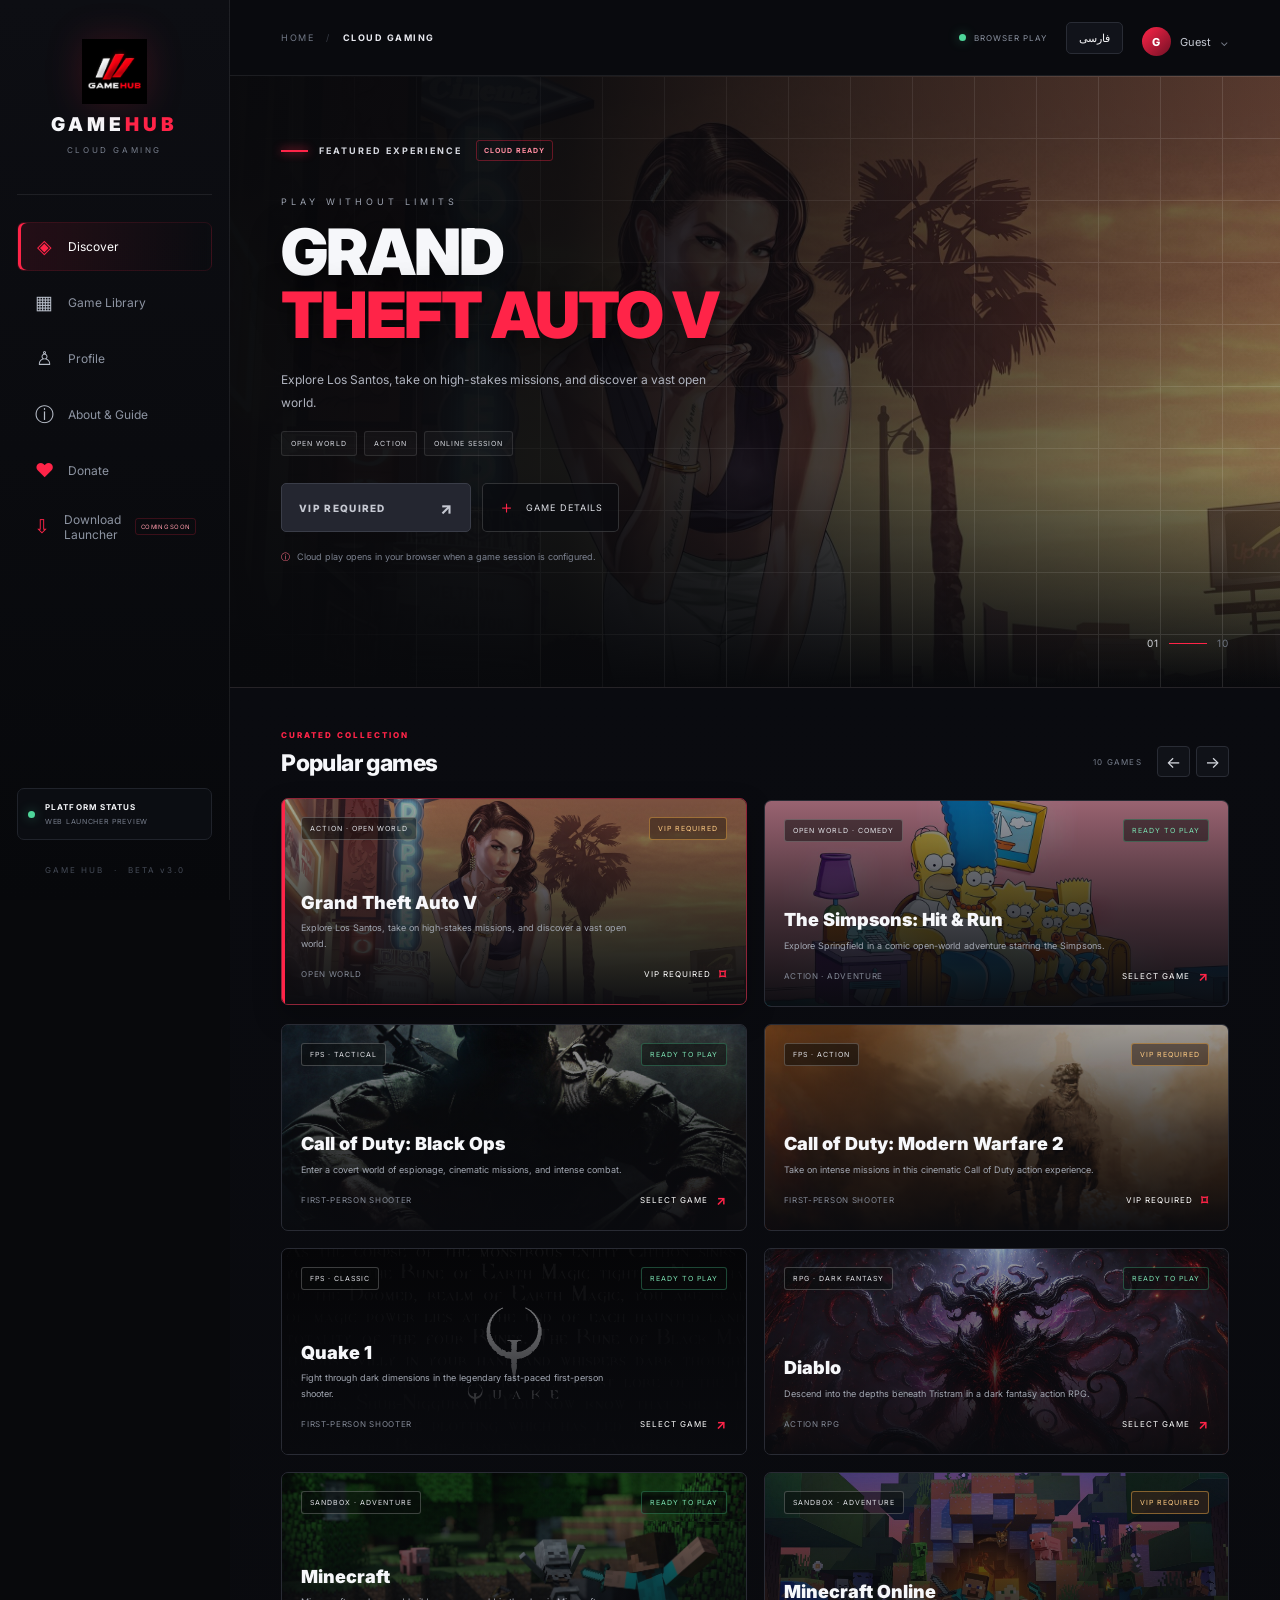
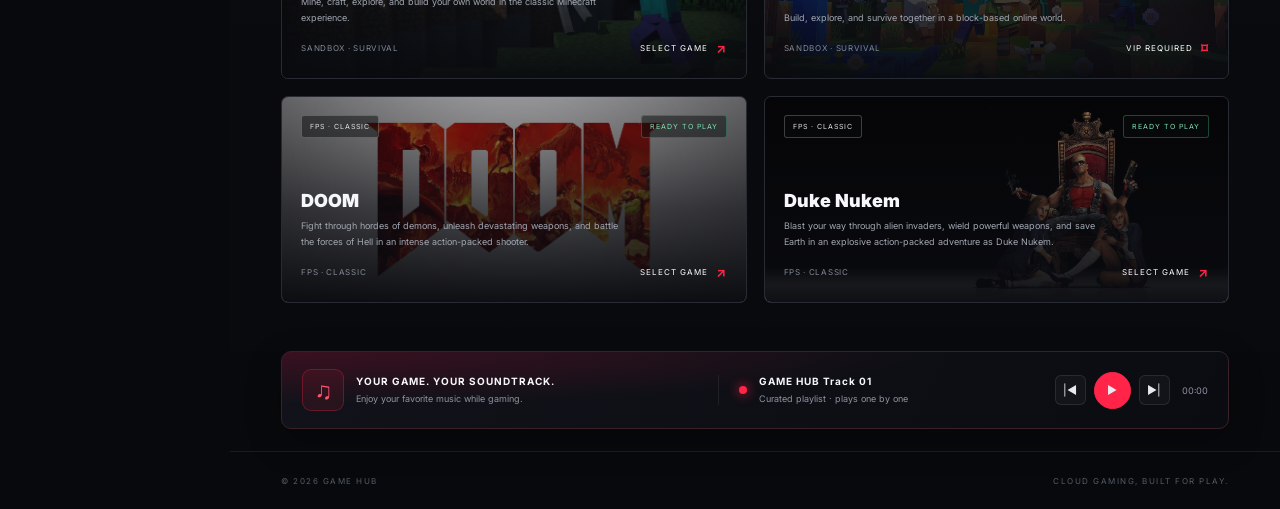
<file: index.html>
<!doctype html>
<html lang="en" dir="ltr">
<head>
  <meta charset="utf-8">
  <meta name="viewport" content="width=device-width, initial-scale=1">
  <title>GAME HUB — Cloud Gaming</title>
  <meta name="description" content="GAME HUB is your cloud gaming platform. Discover featured games and launch supported titles from your browser.">
  <meta name="theme-color" content="#08090c">
  <link rel="icon" type="image/png" href="assets/gamehub-logo.png">
  <link rel="preconnect" href="https://fonts.googleapis.com">
  <link rel="preconnect" href="https://fonts.gstatic.com" crossorigin>
  <link href="https://fonts.googleapis.com/css2?family=Inter:wght@400;500;600;700;800;900&family=Vazirmatn:wght@400;500;600;700;800;900&display=swap" rel="stylesheet">
  <link rel="stylesheet" href="style.css">
  <script src="app.js" defer></script>
</head>
<body>
  <div class="mobile-notice">
    <img src="assets/gamehub-logo.png" alt="GAME HUB logo">
    <h2>GAME HUB</h2>
    <p data-i18n="mobileNotice">For the best cloud gaming experience, open GAME HUB on a desktop device.</p>
  </div>

  <div class="app-shell" id="home">
    <aside class="sidebar">
      <a class="brand" href="#home" aria-label="GAME HUB home">
        <img src="assets/gamehub-logo.png" alt="" class="brand-logo">
        <span class="brand-word">GAME<span>HUB</span></span>
        <small data-i18n="brandTag">CLOUD GAMING</small>
      </a>
      <nav class="side-nav" aria-label="Main navigation">
        <a class="nav-item active" href="#discover"><span class="nav-glyph">◈</span><span data-i18n="discover">Discover</span></a>
        <a class="nav-item" href="#library"><span class="nav-glyph">▦</span><span data-i18n="library">Game Library</span></a>
        <a class="nav-item" href="profile.html" id="profileLink"><span class="nav-glyph">♙</span><span data-i18n="profile">Profile</span></a>
        <a class="nav-item" href="about.html" id="aboutLink"><span class="nav-glyph">ⓘ</span><span data-i18n="aboutGuide">About &amp; Guide</span></a>
        <a class="nav-item donate-nav" id="donateLink" href="https://example.com/donate" target="_blank" rel="noopener noreferrer"><span class="nav-glyph">♥</span><span data-i18n="donate">Donate</span></a>
        <a class="nav-item launcher-nav" id="launcherLink" href="#" aria-label="Download Launcher — Coming Soon"><span class="nav-glyph">⇩</span><span data-i18n="downloadLauncher">Download Launcher</span><span class="nav-coming-soon" data-i18n="comingSoon">COMING SOON</span></a>
      </nav>
      <div class="sidebar-status">
        <span class="status-pulse"></span>
        <div><strong data-i18n="platformStatus">PLATFORM STATUS</strong><small data-i18n="demoStatus">WEB LAUNCHER PREVIEW</small></div>
      </div>
      <div class="sidebar-footer"><span>GAME HUB</span><span>·</span><span data-i18n="betaVersion">BETA v2.0</span></div>
    </aside>

    <main class="main-content">
      <header class="topbar">
        <div class="breadcrumb"><span data-i18n="homeLabel">HOME</span><span class="crumb-slash">/</span><strong data-i18n="cloudGaming">CLOUD GAMING</strong></div>
        <div class="top-actions">
          <span class="cloud-status"><i></i><span data-i18n="browserReady">BROWSER PLAY</span></span>
          <button class="language-button" id="languageToggle" type="button">فارسی</button>
          <a class="profile-button" href="profile.html" id="accountButton"><span class="avatar">G</span><span data-i18n="guest">Guest</span><span class="chevron">⌄</span></a>
        </div>
      </header>

      <section class="hero" id="discover" aria-labelledby="heroTitle">
        <div class="hero-image" id="heroImage"></div>
        <div class="hero-overlay"></div>
        <div class="hero-grid"></div>
        <div class="hero-content">
          <div class="eyebrow"><span class="eyebrow-line"></span><span data-i18n="featuredExperience">FEATURED EXPERIENCE</span><span class="eyebrow-badge" data-i18n="cloudReady">CLOUD READY</span></div>
          <p class="hero-overline" data-i18n="playWithoutLimits">PLAY WITHOUT LIMITS</p>
          <h1 id="heroTitle">GRAND<br><span>THEFT AUTO V</span></h1>
          <p class="hero-description" id="heroDescription">Explore a living open world from your browser. Pick a game and start your next session.</p>
          <div class="hero-tags" id="heroTags"><span>OPEN WORLD</span><span>ACTION</span><span>ONLINE SESSION</span></div>
          <div class="hero-actions">
            <a href="#" class="primary-play" id="launchButton" target="_blank" rel="noopener noreferrer"><span class="play-icon">▶</span><span data-i18n="playNow">PLAY NOW</span><span class="play-arrow">↗</span></a>
            <button class="secondary-button" id="detailsButton" type="button"><span>＋</span><span data-i18n="gameDetails">GAME DETAILS</span></button>
          </div>
          <p class="launch-note"><span class="note-icon">ⓘ</span><span data-i18n="launchNote">Cloud play opens in your browser when a game session is configured.</span></p>
        </div>
        <div class="hero-index"><span id="heroIndex">01</span><i></i><span id="heroTotal">02</span></div>
      </section>

      <section class="library-section" id="library">
        <div class="section-heading">
          <div><p class="section-kicker" data-i18n="curatedCollection">CURATED COLLECTION</p><h2 data-i18n="popularGames">Popular games</h2></div>
          <div class="section-controls"><span id="gameCount">02 GAMES</span><div class="carousel-controls"><button id="prevGame" type="button" aria-label="Previous game">←</button><button id="nextGame" type="button" aria-label="Next game">→</button></div></div>
        </div>
        <div class="game-grid" id="gameGrid"></div>
      </section>

      <section class="music-player" aria-label="GAME HUB music player">
        <div class="music-brand"><span class="music-equalizer">♫</span><div><strong data-i18n="musicTitle">YOUR GAME. YOUR SOUNDTRACK.</strong><small data-i18n="musicSubtitle">Enjoy your favorite music while gaming.</small></div></div>
        <div class="music-track"><span class="track-dot"></span><div><strong id="trackName">GAME HUB Radio</strong><small data-i18n="musicQueue">Curated playlist · plays one by one</small></div></div>
        <audio id="siteAudio" preload="none"></audio>
        <div class="music-controls"><button id="musicPrev" type="button" aria-label="Previous track">|◀</button><button id="musicToggle" class="music-play" type="button" aria-label="Play music">▶</button><button id="musicNext" type="button" aria-label="Next track">▶|</button><span id="musicTime">00:00</span></div>
      </section>
      <footer class="footer"><span>© <span id="year"></span> GAME HUB</span><span data-i18n="footerLine">CLOUD GAMING, BUILT FOR PLAY.</span></footer>
    </main>
  </div>

  <dialog class="details-dialog" id="detailsDialog">
    <button class="dialog-close" id="closeDetails" type="button" aria-label="Close">×</button>
    <p class="section-kicker" data-i18n="gameDetails">GAME DETAILS</p>
    <h2 id="dialogTitle">Game title</h2>
    <p id="dialogDescription"></p>
    <div class="dialog-meta" id="dialogMeta"></div>
    <a class="primary-play dialog-play" id="dialogLaunch" href="#" target="_blank" rel="noopener noreferrer"><span class="play-icon">▶</span><span data-i18n="playNow">PLAY NOW</span><span class="play-arrow">↗</span></a>
  </dialog>
</body>
</html>
</file>
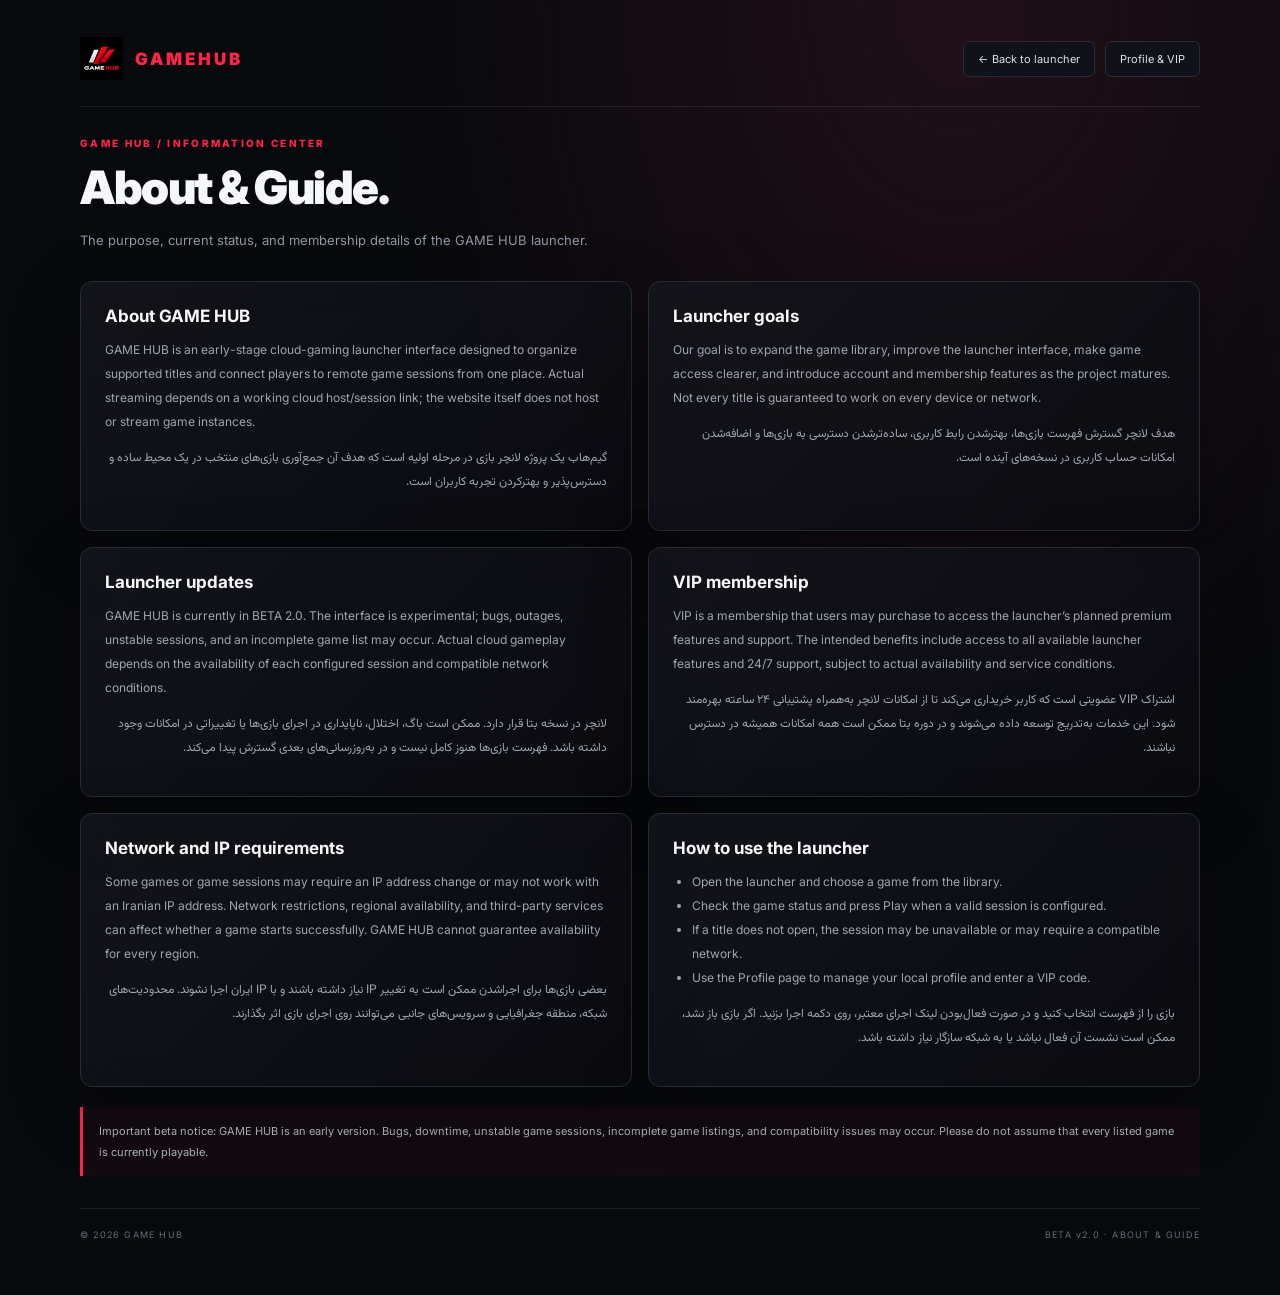
<file: about.html>
<!doctype html>
<html lang="en"><head><meta charset="utf-8"><meta name="viewport" content="width=device-width,initial-scale=1"><meta name="theme-color" content="#08090c"><meta name="description" content="About GAME HUB, launcher goals, updates, VIP membership, and beta guide."><title>About &amp; Guide — GAME HUB</title><link rel="icon" href="assets/gamehub-logo.png"><link rel="stylesheet" href="pages.css"></head>
<body><main class="page-shell"><header class="page-top"><a class="page-brand" href="index.html"><img src="assets/gamehub-logo.png" alt="GAME HUB"><span>GAME<span>HUB</span></span></a><nav class="page-nav"><a href="index.html">← Back to launcher</a><a href="profile.html">Profile &amp; VIP</a></nav></header>
<p class="eyebrow">GAME HUB / INFORMATION CENTER</p><h1 class="page-title">About &amp; Guide.</h1><p class="page-subtitle">The purpose, current status, and membership details of the GAME HUB launcher.</p>
<div class="info-grid">
<section class="glass-panel info-card"><h2>About GAME HUB</h2><p>GAME HUB is an early-stage cloud-gaming launcher interface designed to organize supported titles and connect players to remote game sessions from one place. Actual streaming depends on a working cloud host/session link; the website itself does not host or stream game instances.</p><p class="fa-text">گیم‌هاب یک پروژه لانچر بازی در مرحله اولیه است که هدف آن جمع‌آوری بازی‌های منتخب در یک محیط ساده و دسترس‌پذیر و بهترکردن تجربه کاربران است.</p></section>
<section class="glass-panel info-card"><h2>Launcher goals</h2><p>Our goal is to expand the game library, improve the launcher interface, make game access clearer, and introduce account and membership features as the project matures. Not every title is guaranteed to work on every device or network.</p><p class="fa-text">هدف لانچر گسترش فهرست بازی‌ها، بهترشدن رابط کاربری، ساده‌ترشدن دسترسی به بازی‌ها و اضافه‌شدن امکانات حساب کاربری در نسخه‌های آینده است.</p></section>
<section class="glass-panel info-card"><h2>Launcher updates</h2><p>GAME HUB is currently in BETA 2.0. The interface is experimental; bugs, outages, unstable sessions, and an incomplete game list may occur. Actual cloud gameplay depends on the availability of each configured session and compatible network conditions.</p><p class="fa-text">لانچر در نسخه بتا قرار دارد. ممکن است باگ، اختلال، ناپایداری در اجرای بازی‌ها یا تغییراتی در امکانات وجود داشته باشد. فهرست بازی‌ها هنوز کامل نیست و در به‌روزرسانی‌های بعدی گسترش پیدا می‌کند.</p></section>
<section class="glass-panel info-card"><h2>VIP membership</h2><p>VIP is a membership that users may purchase to access the launcher’s planned premium features and support. The intended benefits include access to all available launcher features and 24/7 support, subject to actual availability and service conditions.</p><p class="fa-text">اشتراک VIP عضویتی است که کاربر خریداری می‌کند تا از امکانات لانچر به‌همراه پشتیبانی ۲۴ ساعته بهره‌مند شود. این خدمات به‌تدریج توسعه داده می‌شوند و در دوره بتا ممکن است همه امکانات همیشه در دسترس نباشند.</p></section>
<section class="glass-panel info-card"><h2>Network and IP requirements</h2><p>Some games or game sessions may require an IP address change or may not work with an Iranian IP address. Network restrictions, regional availability, and third-party services can affect whether a game starts successfully. GAME HUB cannot guarantee availability for every region.</p><p class="fa-text">بعضی بازی‌ها برای اجراشدن ممکن است به تغییر IP نیاز داشته باشند و با IP ایران اجرا نشوند. محدودیت‌های شبکه، منطقه جغرافیایی و سرویس‌های جانبی می‌توانند روی اجرای بازی اثر بگذارند.</p></section>
<section class="glass-panel info-card"><h2>How to use the launcher</h2><ul><li>Open the launcher and choose a game from the library.</li><li>Check the game status and press Play when a valid session is configured.</li><li>If a title does not open, the session may be unavailable or may require a compatible network.</li><li>Use the Profile page to manage your local profile and enter a VIP code.</li></ul><p class="fa-text">بازی را از فهرست انتخاب کنید و در صورت فعال‌بودن لینک اجرای معتبر، روی دکمه اجرا بزنید. اگر بازی باز نشد، ممکن است نشست آن فعال نباشد یا به شبکه سازگار نیاز داشته باشد.</p></section>
</div>
<div class="warning-note">Important beta notice: GAME HUB is an early version. Bugs, downtime, unstable game sessions, incomplete game listings, and compatibility issues may occur. Please do not assume that every listed game is currently playable.</div>
<footer class="page-footer"><span>© <span id="year"></span> GAME HUB</span><span>BETA v2.0 · ABOUT &amp; GUIDE</span></footer></main><script>document.querySelector("#year").textContent=new Date().getFullYear();</script></body></html>
</file>
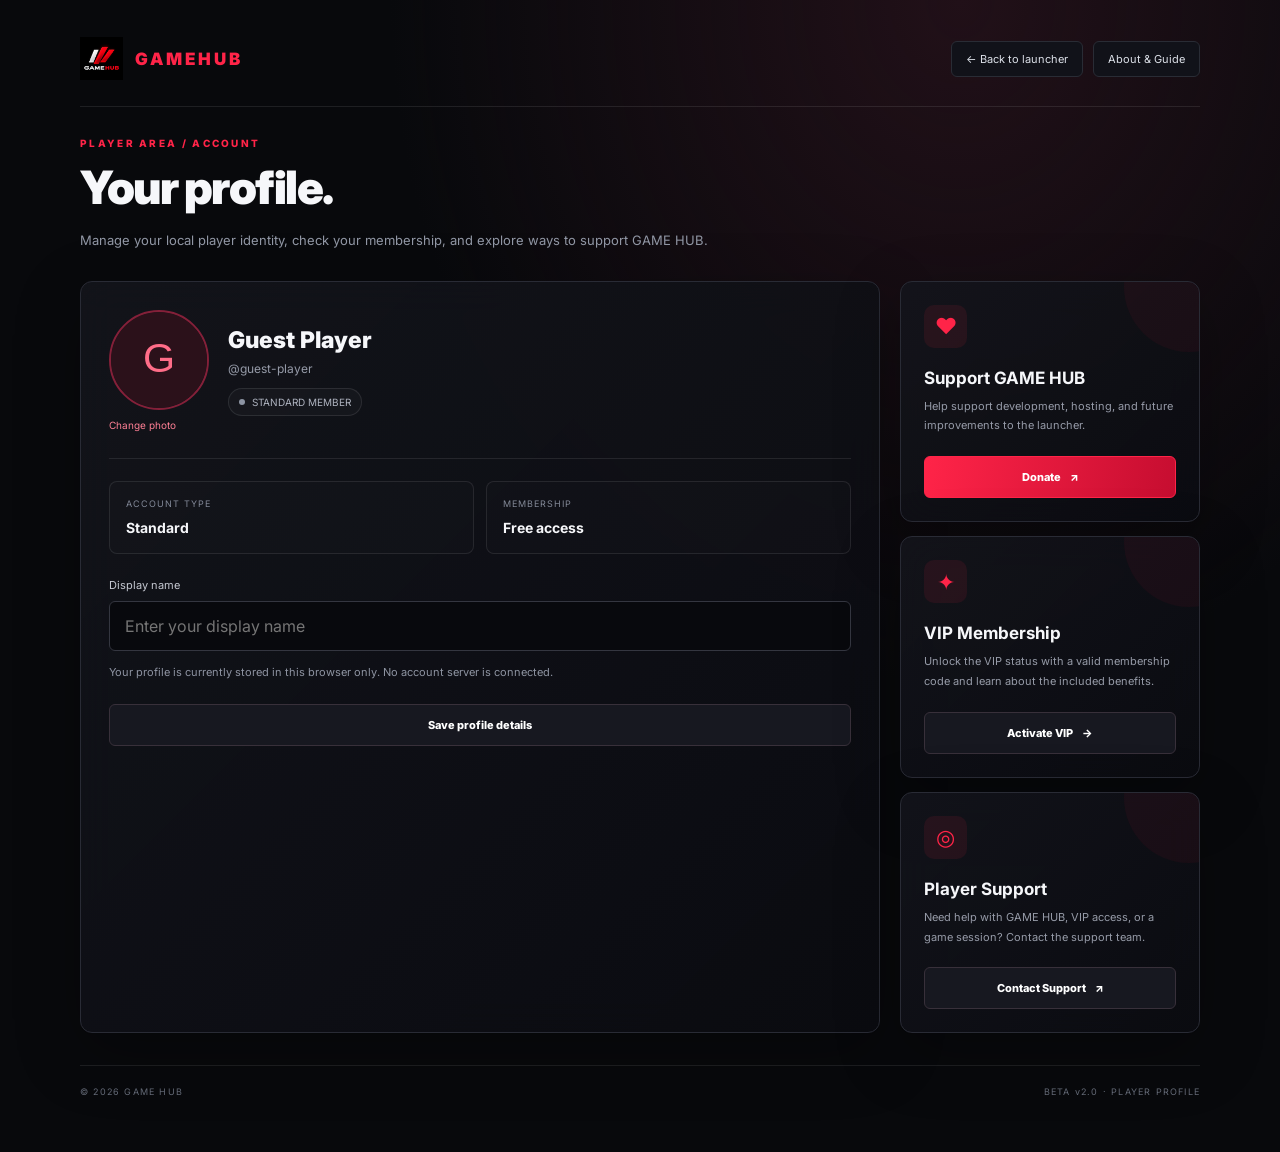
<file: profile.html>
<!doctype html>
<html lang="en">
<head><meta charset="utf-8"><meta name="viewport" content="width=device-width,initial-scale=1"><meta name="theme-color" content="#08090c"><meta name="description" content="Your GAME HUB player profile, donations and VIP membership."><title>Player Profile — GAME HUB</title><link rel="icon" href="assets/gamehub-logo.png"><link rel="stylesheet" href="pages.css"></head>
<body><main class="page-shell">
<header class="page-top"><a class="page-brand" href="index.html"><img src="assets/gamehub-logo.png" alt="GAME HUB"><span>GAME<span>HUB</span></span></a><nav class="page-nav"><a href="index.html">← Back to launcher</a><a href="about.html">About &amp; Guide</a></nav></header>
<p class="eyebrow">PLAYER AREA / ACCOUNT</p><h1 class="page-title">Your profile.</h1><p class="page-subtitle">Manage your local player identity, check your membership, and explore ways to support GAME HUB.</p>
<div class="profile-layout">
<section class="glass-panel profile-main">
<div class="profile-head"><div class="avatar-wrap"><img class="profile-avatar" id="avatarPreview" alt="Profile avatar" src="data:image/svg+xml,%3Csvg xmlns='http://www.w3.org/2000/svg' viewBox='0 0 100 100'%3E%3Crect width='100' height='100' rx='50' fill='%232b111a'/%3E%3Ctext x='50' y='62' font-size='43' text-anchor='middle' fill='%23ff6d88' font-family='Arial'%3EG%3C/text%3E%3C/svg%3E"><label class="avatar-upload">Change photo<input id="avatarInput" type="file" accept="image/*"></label></div><div><h2 class="user-name" id="displayName">Guest Player</h2><div class="user-id" id="displayId">@guest-player</div><div class="status-pill" id="membershipPill"><span class="status-dot"></span><span id="membershipText">STANDARD MEMBER</span></div></div></div>
<div class="profile-stats"><div class="mini-stat"><small>ACCOUNT TYPE</small><strong id="accountType">Standard</strong></div><div class="mini-stat"><small>MEMBERSHIP</small><strong id="membershipValue">Free access</strong></div></div>
<div style="margin-top:24px"><label class="form-label" for="playerName">Display name</label><input class="text-field" id="playerName" maxlength="32" placeholder="Enter your display name"><p class="form-help">Your profile is currently stored in this browser only. No account server is connected.</p><button class="action-button secondary" id="saveProfile" type="button">Save profile details</button><div id="profileMessage" class="form-message"></div></div>
</section>
<aside class="profile-side">
<section class="glass-panel action-card"><div class="action-icon">♥</div><h2>Support GAME HUB</h2><p>Help support development, hosting, and future improvements to the launcher.</p><a class="action-button" href="https://daramet.com/GamehubCloud" target="_blank" rel="noopener noreferrer">Donate <span>↗</span></a></section>
<section class="glass-panel action-card"><div class="action-icon">✦</div><h2>VIP Membership</h2><p>Unlock the VIP status with a valid membership code and learn about the included benefits.</p><a class="action-button secondary" href="vip.html">Activate VIP <span>→</span></a></section>
<section class="glass-panel action-card"><div class="action-icon">◎</div><h2>Player Support</h2><p>Need help with GAME HUB, VIP access, or a game session? Contact the support team.</p><a class="action-button secondary" href="https://t.me/gamehubcloud" target="_blank" rel="noopener noreferrer">Contact Support <span>↗</span></a></section></aside></div>
<footer class="page-footer"><span>© <span id="year"></span> GAME HUB</span><span>BETA v2.0 · PLAYER PROFILE</span></footer></main>
<script>
(()=>{"use strict";const $=s=>document.querySelector(s);const read=(k,fallback="")=>{try{return localStorage.getItem(k)||fallback}catch(e){return fallback}};const write=(k,v)=>{try{localStorage.setItem(k,v);return true}catch(e){return false}};
function render(){const name=read("gamehub_player_name","Guest Player"),id=read("gamehub_player_id","guest-player"),vip=read("gamehub_vip_active")==="true",photo=read("gamehub_avatar");$("#displayName").textContent=name;$("#displayId").textContent="@"+id;$("#playerName").value=name==="Guest Player"?"":name;$("#accountType").textContent=vip?"VIP Member":"Standard";$("#membershipValue").textContent=vip?"VIP active":"Free access";$("#membershipText").textContent=vip?"VIP MEMBER":"STANDARD MEMBER";$("#membershipPill").classList.toggle("vip",vip);if(photo)$("#avatarPreview").src=photo;}
$("#saveProfile").addEventListener("click",()=>{const name=$("#playerName").value.trim().slice(0,32)||"Guest Player";if(!write("gamehub_player_name",name)){showMessage("Browser storage is unavailable. Please check your privacy settings.","error");return;}if(!read("gamehub_player_id"))write("gamehub_player_id","player-"+Math.random().toString(36).slice(2,8));showMessage("Profile updated in this browser.","success");render();});
function showMessage(msg,type){const el=$("#profileMessage");el.textContent=msg;el.className="form-message show "+type;}
$("#avatarInput").addEventListener("change",e=>{const file=e.target.files&&e.target.files[0];if(!file)return;if(!file.type.startsWith("image/")||file.size>2*1024*1024){showMessage("Choose an image smaller than 2 MB.","error");return;}const reader=new FileReader();reader.onload=()=>{if(write("gamehub_avatar",reader.result)){$("#avatarPreview").src=reader.result;showMessage("Profile photo updated in this browser.","success");}else showMessage("Could not save the image in browser storage.","error");};reader.readAsDataURL(file);});
$("#year").textContent=new Date().getFullYear();render();})();
</script></body></html>
</file>
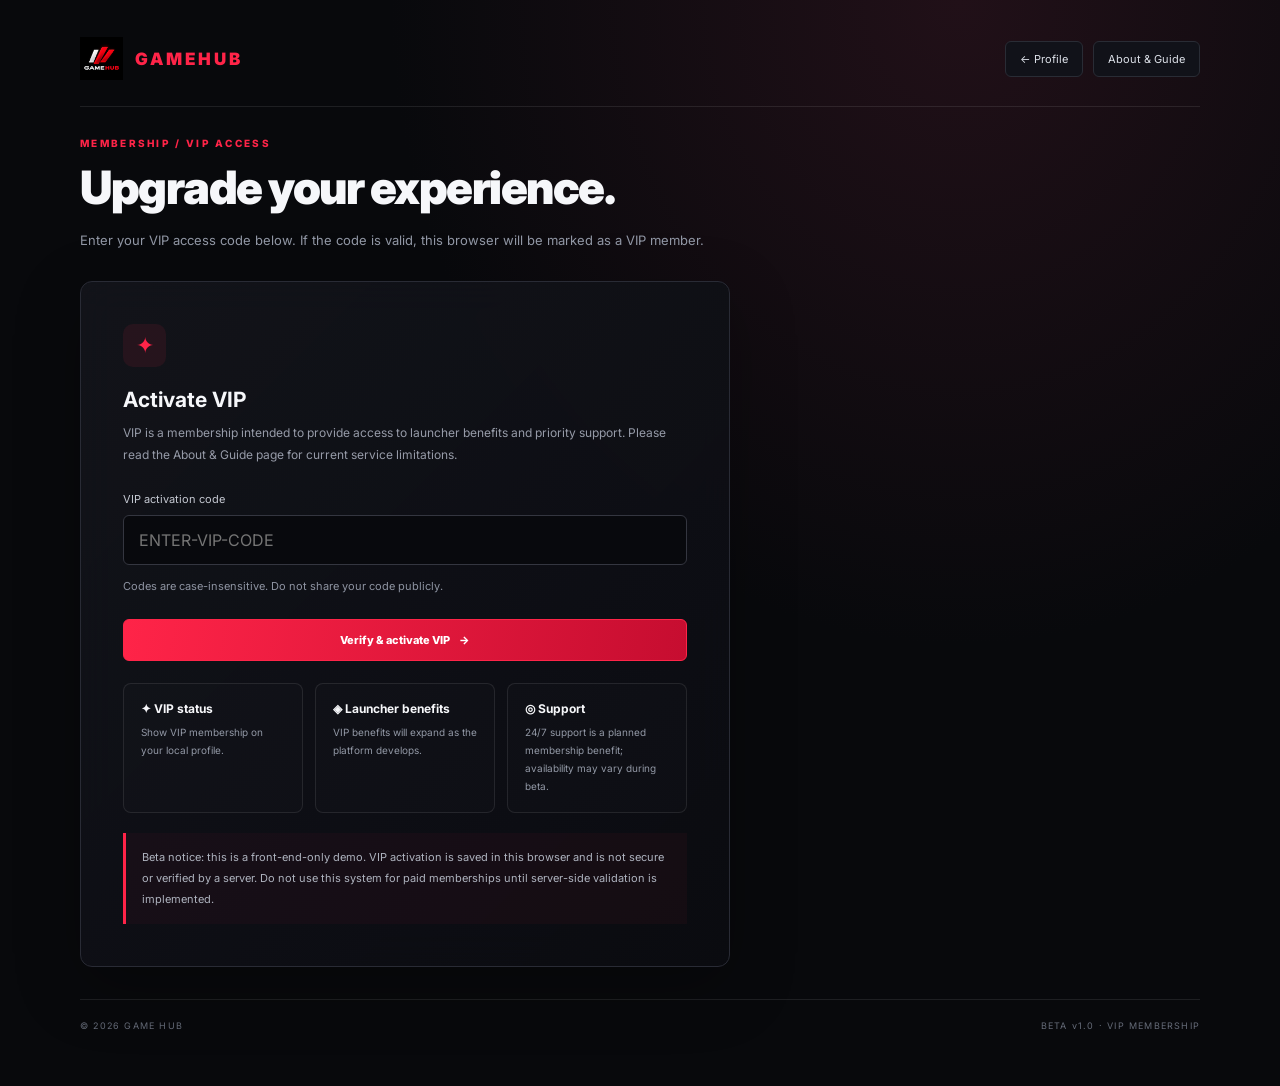
<file: vip.html>
<!doctype html>
<html lang="en"><head><meta charset="utf-8"><meta name="viewport" content="width=device-width,initial-scale=1"><meta name="theme-color" content="#08090c"><meta name="description" content="Activate your GAME HUB VIP membership."><title>VIP Membership — GAME HUB</title><link rel="icon" href="assets/gamehub-logo.png"><link rel="stylesheet" href="pages.css"></head>
<body><main class="page-shell"><header class="page-top"><a class="page-brand" href="index.html"><img src="assets/gamehub-logo.png" alt="GAME HUB"><span>GAME<span>HUB</span></span></a><nav class="page-nav"><a href="profile.html">← Profile</a><a href="about.html">About &amp; Guide</a></nav></header>
<p class="eyebrow">MEMBERSHIP / VIP ACCESS</p><h1 class="page-title">Upgrade your experience.</h1><p class="page-subtitle">Enter your VIP access code below. If the code is valid, this browser will be marked as a VIP member.</p>
<section class="glass-panel form-panel"><div class="action-icon">✦</div><h2 style="font-size:21px;margin:0 0 10px">Activate VIP</h2><p style="font-size:12px;line-height:1.9;color:#969ba8;margin:0 0 25px">VIP is a membership intended to provide access to launcher benefits and priority support. Please read the About &amp; Guide page for current service limitations.</p>
<form id="vipForm"><label class="form-label" for="vipCode">VIP activation code</label><input class="text-field" id="vipCode" autocomplete="off" autocapitalize="characters" placeholder="ENTER-VIP-CODE" required maxlength="40"><p class="form-help">Codes are case-insensitive. Do not share your code publicly.</p><button class="action-button" type="submit">Verify &amp; activate VIP <span>→</span></button><div id="vipMessage" class="form-message" role="status" aria-live="polite"></div></form>
<div class="benefits"><div class="benefit"><strong>✦ VIP status</strong><p>Show VIP membership on your local profile.</p></div><div class="benefit"><strong>◈ Launcher benefits</strong><p>VIP benefits will expand as the platform develops.</p></div><div class="benefit"><strong>◎ Support</strong><p>24/7 support is a planned membership benefit; availability may vary during beta.</p></div></div>
<div class="warning-note">Beta notice: this is a front-end-only demo. VIP activation is saved in this browser and is not secure or verified by a server. Do not use this system for paid memberships until server-side validation is implemented.</div>
</section><footer class="page-footer"><span>© <span id="year"></span> GAME HUB</span><span>BETA v1.0 · VIP MEMBERSHIP</span></footer></main>
<script>
(()=>{"use strict";const VIP_CODE="GHVIP-7K9M-2026";const form=document.querySelector("#vipForm"),input=document.querySelector("#vipCode"),msg=document.querySelector("#vipMessage");document.querySelector("#year").textContent=new Date().getFullYear();form.addEventListener("submit",e=>{e.preventDefault();const value=input.value.trim().toUpperCase();msg.className="form-message show";if(value!==VIP_CODE){msg.classList.add("error");msg.textContent="That code is not valid. Please check it and try again.";return;}try{localStorage.setItem("gamehub_vip_active","true");localStorage.setItem("gamehub_vip_code_used",VIP_CODE);msg.classList.add("success");msg.textContent="VIP activated in this browser. Your profile now shows VIP membership.";input.value="";}catch(err){msg.classList.add("error");msg.textContent="Browser storage is unavailable, so VIP status could not be saved.";}});})();
</script></body></html>
</file>
<file: style.css>
*{box-sizing:border-box} :root{--red:#ff2448;--red2:#b90d2d;--bg:#08090c;--panel:#0d0f14;--muted:#858b99;--line:rgba(255,255,255,.08)}
html{scroll-behavior:smooth;scroll-padding-top:24px;background:#06070a}body{margin:0;background:#06070a;color:#f6f7fa;font-family:Inter,Arial,sans-serif}button,a{font:inherit;-webkit-tap-highlight-color:transparent}button{color:inherit;cursor:pointer}a{color:inherit;text-decoration:none}.mobile-notice{display:none}
.app-shell{display:grid;grid-template-columns:230px minmax(0,1fr);min-height:100vh;background:var(--bg)}
.sidebar{position:sticky;top:0;height:100vh;background:linear-gradient(180deg,#0d0e13,#07080b);border-right:1px solid var(--line);display:flex;flex-direction:column;padding:0 17px;z-index:5}
.brand{height:195px;display:flex;align-items:center;justify-content:center;flex-direction:column;gap:9px;border-bottom:1px solid var(--line)}.brand-logo{width:65px;height:65px;object-fit:contain;filter:drop-shadow(0 0 18px #ff24482a)}.brand-word{font-size:19px;font-weight:900;letter-spacing:4px}.brand-word span{color:var(--red)}.brand small{font-size:8px;letter-spacing:2.6px;color:#777e8c}
.side-nav{padding-top:27px;display:flex;flex-direction:column;gap:7px}.nav-item{height:49px;display:flex;align-items:center;gap:14px;padding:0 16px;border:1px solid transparent;border-radius:7px;color:#8d94a2;font-size:12px;transition:.2s}.nav-item:hover,.nav-item.active{color:white;background:linear-gradient(90deg,#ff24481b,transparent);border-color:#ff24481c}.nav-item.active{box-shadow:inset 3px 0 var(--red)}.nav-glyph{width:20px;text-align:center;color:#b7bdc8;font-size:19px}.nav-item.active .nav-glyph{color:var(--red)}
.sidebar-status{margin-top:auto;border:1px solid #20232b;background:#0b0d12;border-radius:7px;padding:13px 10px;display:flex;align-items:center;gap:10px}.status-pulse,.cloud-status i{width:7px;height:7px;border-radius:50%;background:#4ed69a;box-shadow:0 0 12px #4ed69a70;flex:0 0 7px}.sidebar-status div{display:flex;flex-direction:column;gap:5px}.sidebar-status strong{font-size:8px;letter-spacing:1.1px}.sidebar-status small{font-size:7px;letter-spacing:.7px;color:#777e8c}.sidebar-footer{height:60px;display:flex;align-items:center;justify-content:center;gap:10px;color:#454b57;font-size:8px;letter-spacing:2px}
.main-content{min-width:0;overflow:hidden}.topbar{height:76px;display:flex;align-items:center;justify-content:space-between;padding:0 clamp(22px,4vw,58px);border-bottom:1px solid var(--line);background:#090a0e}.breadcrumb{display:flex;align-items:center;gap:12px;color:#727987;font-size:9px;letter-spacing:1.5px}.breadcrumb strong{color:#e9eaf0;font-weight:700}.crumb-slash{color:#373b45}.top-actions{display:flex;align-items:center;gap:19px}.cloud-status{display:flex;align-items:center;gap:8px;color:#8b92a0;font-size:8px;letter-spacing:1px}.language-button{border:1px solid #292c35;background:#11131a;padding:8px 12px;border-radius:5px;font-size:11px;color:#f4f4f6}.language-button:hover{border-color:var(--red)}.profile-button{display:flex;align-items:center;gap:9px;border:0;background:transparent;font-size:11px;color:#c4c8d1}.avatar{width:29px;height:29px;border-radius:50%;display:grid;place-items:center;background:linear-gradient(135deg,#ff2448,#711025);font-weight:800;color:white}.chevron{color:#7d8390}
.hero{position:relative;isolation:isolate;min-height:510px;height:min(68vh,650px);max-height:650px;overflow:hidden;background:#141015;border-bottom:1px solid var(--line)}.hero-image,.hero-overlay,.hero-grid{position:absolute;inset:0;pointer-events:none}.hero-image{background-position:center 35%;background-size:cover;opacity:.64;transform:scale(1.02);transition:background-image .2s}.hero-overlay{background:linear-gradient(90deg,#08090cf7 0%,#08090ce8 32%,#08090c80 66%,#08090c22 100%),linear-gradient(0deg,#08090c 0%,transparent 36%,#08090c38 100%)}.hero-grid{opacity:.12;background-image:linear-gradient(#fff 1px,transparent 1px),linear-gradient(90deg,#fff 1px,transparent 1px);background-size:62px 62px;mask-image:linear-gradient(90deg,transparent,#000)}.hero-content{position:relative;z-index:2;max-width:760px;padding:clamp(36px,5vw,70px) clamp(22px,4vw,58px) 35px}.eyebrow{display:flex;align-items:center;gap:11px;color:#d6d8df;font-size:9px;letter-spacing:2px;font-weight:700}.eyebrow-line{width:27px;height:2px;background:var(--red);box-shadow:0 0 10px var(--red)}.eyebrow-badge{font-size:7px;letter-spacing:1px;color:#ff8da0;border:1px solid #ff24485c;border-radius:3px;padding:5px 7px;margin-left:3px}.hero-overline{font-size:9px;letter-spacing:4px;color:#9da3b0;margin:35px 0 13px}.hero h1{font-size:clamp(38px,5vw,67px);line-height:.99;letter-spacing:-2px;margin:0;font-weight:900;max-width:650px;text-shadow:0 5px 30px #0008}.hero h1 span{color:var(--red)}.hero-description{font-size:12px;line-height:1.9;color:#b0b4bf;max-width:440px;margin:22px 0 17px}.hero-tags{display:flex;flex-wrap:wrap;gap:7px}.hero-tags span{border:1px solid #ffffff1b;background:#ffffff08;border-radius:3px;padding:7px 9px;font-size:7px;letter-spacing:1px;color:#d3d5dc}.hero-actions{display:flex;align-items:center;gap:11px;margin-top:27px}.primary-play{height:49px;min-width:190px;padding:0 17px;display:inline-flex;align-items:center;justify-content:space-between;gap:15px;background:var(--red);border:1px solid var(--red);border-radius:5px;color:#fff;font-size:10px;font-weight:800;letter-spacing:1.3px;box-shadow:0 7px 25px #ff24482c;transition:.2s}.primary-play:hover{background:#ff4260;transform:translateY(-2px);box-shadow:0 10px 30px #ff24484c}.play-icon{font-size:13px}.play-arrow{font-size:16px;margin-left:auto}.secondary-button{height:49px;padding:0 15px;display:flex;align-items:center;gap:10px;border:1px solid #ffffff27;background:#0b0c10b8;border-radius:5px;color:#e1e3e9;font-size:9px;letter-spacing:1px}.secondary-button:hover{border-color:#ff2448}.secondary-button span:first-child{font-size:17px;color:var(--red)}.launch-note{display:flex;gap:7px;align-items:flex-start;max-width:420px;color:#7c8290;font-size:9px;line-height:1.7;margin-top:17px}.note-icon{color:#ff6c84}.hero-index{position:absolute;right:clamp(22px,4vw,58px);bottom:38px;display:flex;align-items:center;gap:10px;color:#d1d3da;font-size:10px;letter-spacing:1px}.hero-index i{width:38px;height:1px;background:var(--red)}.hero-index span:last-child{color:#6e7480}
.library-section{padding:42px clamp(22px,4vw,58px) 48px;background:linear-gradient(180deg,#0a0b10,#090a0e)}.section-heading{display:flex;justify-content:space-between;align-items:flex-end;margin-bottom:23px}.section-kicker{font-size:8px;letter-spacing:2px;color:var(--red);font-weight:800;margin:0 0 9px}.section-heading h2,.how-intro h2,.profile-copy h2{font-size:23px;letter-spacing:-.6px;margin:0;font-weight:800}.section-controls{display:flex;align-items:center;gap:15px}.section-controls>span{font-size:8px;letter-spacing:1.2px;color:#777e8c}.carousel-controls{display:flex;gap:6px}.carousel-controls button{height:31px;width:33px;border:1px solid #292c35;border-radius:4px;background:#101218;color:#d8dbe2}.carousel-controls button:hover{background:var(--red);border-color:var(--red)}.game-grid{display:grid;grid-template-columns:repeat(2,minmax(0,1fr));gap:17px}.game-card{min-width:0;position:relative;overflow:hidden;min-height:205px;border:1px solid #292b34;border-radius:7px;background:#101116;cursor:pointer;transition:.22s}.game-card:hover,.game-card.selected{border-color:#8f2438;transform:translateY(-2px);box-shadow:0 12px 28px #0004}.game-card.selected:after{content:"";position:absolute;top:0;left:0;width:3px;height:100%;background:var(--red)}.game-card-art{position:absolute;inset:0;background-size:cover;background-position:center;opacity:.65;transition:.3s}.game-card:hover .game-card-art{transform:scale(1.04);opacity:.8}.game-card-shade{position:absolute;inset:0;background:linear-gradient(0deg,#090a0ef5 0%,#090a0e9c 46%,#090a0e05 100%)}.game-card-content{position:relative;z-index:1;padding:22px 19px;min-height:205px;display:flex;flex-direction:column;align-items:flex-start;justify-content:flex-end}.game-card-top{position:absolute;top:18px;left:19px;right:19px;display:flex;justify-content:space-between;align-items:center}.game-card-top span{font-size:7px;letter-spacing:1px;border:1px solid #ffffff38;background:#090a0b80;border-radius:3px;padding:6px 8px;color:#e0e1e6}.game-card-top .available{color:#7be0b1;border-color:#4ed69a50}.game-card h3{font-size:18px;line-height:1.1;margin:0 0 8px;font-weight:900}.game-card p{font-size:9px;line-height:1.7;color:#a2a7b2;margin:0;max-width:330px}.game-card-bottom{display:flex;justify-content:space-between;align-items:center;gap:10px;width:100%;margin-top:15px}.game-card-bottom small{color:#828895;font-size:8px;letter-spacing:.7px}.card-play{font-size:8px;letter-spacing:1px;color:#fff;display:flex;align-items:center;gap:8px}.card-play b{color:var(--red);font-size:13px}
.how-section{padding:45px clamp(22px,4vw,58px);display:grid;grid-template-columns:minmax(190px,.75fr) minmax(0,1.5fr);gap:35px;border-top:1px solid var(--line);background:#0b0c11}.how-intro h2{font-size:25px;line-height:1.2}.how-intro>p:last-child{color:#858b99;font-size:10px;line-height:1.9;max-width:270px}.steps{display:grid;grid-template-columns:repeat(3,minmax(0,1fr));gap:10px}.step{position:relative;border:1px solid #242630;border-radius:6px;padding:18px 14px;background:linear-gradient(145deg,#101219,#0a0b0f);min-height:160px}.step-number{position:absolute;right:13px;top:13px;color:#4a4e59;font-size:8px;letter-spacing:1px}.step-icon{width:31px;height:31px;display:grid;place-items:center;border-radius:5px;background:#ff244817;color:var(--red);font-size:18px;margin-bottom:20px}.step h3{font-size:11px;margin:0 0 8px}.step p{font-size:9px;line-height:1.8;color:#858b99;margin:0}
.profile-section{margin:0 clamp(22px,4vw,58px) 25px;border:1px solid #242630;border-radius:7px;padding:20px;display:flex;align-items:center;gap:15px;background:linear-gradient(100deg,#111219,#0b0c10)}.profile-mark{width:43px;height:43px;flex:0 0 43px;border-radius:50%;display:grid;place-items:center;background:#1c1017;border:1px solid #54202d;color:var(--red);font-size:19px;font-weight:900}.profile-copy{flex:1;min-width:0}.profile-copy .section-kicker{margin-bottom:5px}.profile-copy h2{font-size:16px}.profile-copy>p:last-child{font-size:9px;line-height:1.7;color:#858b99;margin:7px 0 0}.profile-badge{font-size:7px;letter-spacing:1px;color:#ff8da0;border:1px solid #ff24484a;border-radius:3px;padding:7px 9px;white-space:nowrap}.footer{height:58px;border-top:1px solid var(--line);padding:0 clamp(22px,4vw,58px);display:flex;align-items:center;justify-content:space-between;color:#545a67;font-size:8px;letter-spacing:1.5px}
.details-dialog{width:min(480px,calc(100% - 30px));border:1px solid #34313b;border-radius:10px;background:#101116;color:#f6f7fa;padding:32px;box-shadow:0 25px 100px #000b}.details-dialog::backdrop{background:#000b;backdrop-filter:blur(5px)}.dialog-close{position:absolute;right:15px;top:12px;border:0;background:transparent;color:#b7bbc5;font-size:25px}.details-dialog h2{font-size:25px;margin:0 0 12px}.details-dialog>p:not(.section-kicker){font-size:11px;line-height:1.9;color:#a0a5b1}.dialog-meta{display:flex;flex-wrap:wrap;gap:8px;margin:20px 0}.dialog-meta span{font-size:8px;color:#d5d7de;border:1px solid #2b2d37;padding:7px 9px;border-radius:3px}.dialog-play{width:100%}
.persian{font-family:Vazirmatn,Arial,sans-serif}.persian .brand-word{letter-spacing:2px}.persian .hero h1{letter-spacing:0;line-height:1.2}.persian .hero-description,.persian .how-intro>p:last-child,.persian .profile-copy>p:last-child{line-height:2}.persian .nav-item.active{box-shadow:inset -3px 0 var(--red)}.persian .game-card.selected:after{left:auto;right:0}.persian .hero-index{right:auto;left:clamp(22px,4vw,58px)}.persian .hero-overline{letter-spacing:0}.persian .section-kicker,.persian .breadcrumb,.persian .eyebrow,.persian .footer,.persian .hero-tags span{letter-spacing:0}.persian .game-card-top{left:19px;right:19px}.persian .hero-overlay{background:linear-gradient(270deg,#08090cf7 0%,#08090ce8 32%,#08090c80 66%,#08090c22 100%),linear-gradient(0deg,#08090c 0%,transparent 36%,#08090c38 100%)}.persian .game-card-content{text-align:right;align-items:flex-start}.persian .game-card-bottom{flex-direction:row-reverse}.persian .hero-actions{flex-wrap:wrap}
@media(max-width:1000px){.app-shell{grid-template-columns:190px minmax(0,1fr)}.sidebar{padding:0 12px}.hero{min-height:480px}.hero-content{max-width:650px}.how-section{grid-template-columns:1fr;gap:22px}.how-intro>p:last-child{max-width:600px}}
@media(max-width:760px){.app-shell{display:none}.mobile-notice{min-height:100vh;display:flex;align-items:center;justify-content:center;flex-direction:column;text-align:center;padding:35px;background:radial-gradient(ellipse at 50% 35%,#251018,#07080b 65%)}.mobile-notice img{width:90px;height:90px;object-fit:contain}.mobile-notice h2{letter-spacing:4px;font-size:19px}.mobile-notice p{max-width:300px;color:#9da3af;font-size:12px;line-height:1.9}.mobile-notice:after{content:"DESKTOP EXPERIENCE";font-size:8px;letter-spacing:3px;color:var(--red);margin-top:22px}}
@media(min-width:761px) and (max-width:900px){.sidebar{padding:0 8px}.brand-word{font-size:16px}.topbar{padding:0 22px}.cloud-status{display:none}.hero-content{padding-left:28px}.library-section,.how-section{padding-left:28px;padding-right:28px}.game-grid{gap:10px}.game-card h3{font-size:15px}.steps{gap:7px}.step{padding:13px 10px}}
@media(max-height:720px) and (min-width:761px){.hero{height:auto;min-height:500px}.hero-content{padding-top:40px;padding-bottom:25px}.hero-overline{margin-top:22px}.hero-description{margin-top:15px}.hero-actions{margin-top:20px}}

.profile-button{transform:translateY(4px)}
.donate-nav .nav-glyph{color:var(--red)}
.donate-nav:hover{border-color:#ff244833}
.primary-play.coming-soon-play{background:#242630;border-color:#3a3d48;color:#c6c9d2;box-shadow:none;cursor:default}
.primary-play.coming-soon-play .play-icon{display:none}
.game-card .available{white-space:nowrap}
.launcher-nav{position:relative;}
.launcher-nav .nav-glyph{color:var(--red);}
.nav-coming-soon{margin-left:auto;font-size:6px;letter-spacing:.3px;color:#ff9aaa;border:1px solid #ff244833;border-radius:3px;padding:4px 5px;white-space:nowrap;}
.persian .nav-coming-soon{margin-left:0;margin-right:auto;}

.music-player{margin:0 clamp(22px,4vw,58px) 22px;padding:17px 20px;border:1px solid #3a2029;border-radius:10px;display:grid;grid-template-columns:1.25fr 1fr auto;align-items:center;gap:22px;background:radial-gradient(ellipse at 0% 0%,#3a1020 0%,transparent 48%),linear-gradient(115deg,#12131a,#0b0c11);box-shadow:0 12px 34px #0004;}
.music-brand,.music-track{display:flex;align-items:center;gap:12px;min-width:0}.music-equalizer{width:42px;height:42px;display:grid;place-items:center;border:1px solid #ff24484d;border-radius:9px;background:#ff244817;color:#ff526d;font-size:24px}.music-brand strong,.music-track strong{display:block;font-size:10px;letter-spacing:1px}.music-brand small,.music-track small{display:block;margin-top:5px;color:#8d93a1;font-size:9px;line-height:1.5}.music-track{border-left:1px solid #ffffff12;padding-left:20px}.track-dot{width:8px;height:8px;flex:0 0 8px;border-radius:50%;background:#ff2448;box-shadow:0 0 12px #ff2448}.music-controls{display:flex;align-items:center;gap:8px}.music-controls button{height:30px;min-width:31px;border:1px solid #ffffff18;border-radius:6px;background:#ffffff08;color:#e9eaf0;font-size:11px}.music-controls button:hover,.music-controls .music-play{background:#ff2448;border-color:#ff2448}.music-controls .music-play{width:37px;height:37px;border-radius:50%}.music-controls #musicTime{font-size:9px;color:#8d93a1;font-variant-numeric:tabular-nums;margin-left:4px}.vip-locked{color:#ffcb83!important;border-color:#ffb64d70!important;background:#3a271b99!important}
@media(max-width:760px){.music-player{grid-template-columns:1fr;gap:14px;margin-left:18px;margin-right:18px}.music-track{border-left:0;border-top:1px solid #ffffff12;padding:12px 0 0}.music-controls{justify-content:flex-start}}
</file>
<file: pages.css>
@import url('https://fonts.googleapis.com/css2?family=Inter:wght@400;500;600;700;800;900&family=Vazirmatn:wght@400;500;600;700;800;900&display=swap');
:root{--red:#ff2448;--red2:#b90d2d;--bg:#08090c;--panel:#0d0f14;--line:rgba(255,255,255,.09);--muted:#9298a6}
*{box-sizing:border-box}html{background:var(--bg);scroll-behavior:smooth}body{margin:0;color:#f6f7fa;background:radial-gradient(ellipse at 75% 0%,#211018 0,transparent 42%),var(--bg);font-family:Inter,Arial,sans-serif;min-height:100vh}a{color:inherit;text-decoration:none}button,input{font:inherit}.page-shell{width:min(1120px,calc(100% - 36px));margin:auto;padding:25px 0 55px}.page-top{display:flex;align-items:center;justify-content:space-between;gap:18px;padding:12px 0 26px;border-bottom:1px solid var(--line)}.page-brand{display:flex;align-items:center;gap:12px;font-size:17px;font-weight:900;letter-spacing:3px}.page-brand img{width:43px;height:43px;object-fit:contain}.page-brand span{color:var(--red)}.page-nav{display:flex;gap:10px;flex-wrap:wrap}.page-nav a,.ghost-button{border:1px solid #292c35;border-radius:6px;padding:10px 14px;color:#dce0e8;font-size:11px;background:#111219}.page-nav a:hover,.ghost-button:hover{border-color:#8f2438}.eyebrow{color:var(--red);font-size:10px;font-weight:800;letter-spacing:2.3px;margin:30px 0 10px}.page-title{font-size:clamp(28px,5vw,46px);letter-spacing:-1.5px;margin:0;font-weight:900}.page-subtitle{color:#9298a6;font-size:13px;line-height:1.9;max-width:700px;margin:13px 0 28px}.glass-panel{border:1px solid #292b35;background:linear-gradient(135deg,#14151cdd,#0b0c11ed);border-radius:12px;box-shadow:0 20px 65px #0004;backdrop-filter:blur(18px)}.profile-layout{display:grid;grid-template-columns:minmax(0,1fr) 300px;gap:20px}.profile-main{padding:28px}.profile-head{display:flex;align-items:center;gap:19px;padding-bottom:25px;border-bottom:1px solid var(--line)}.avatar-wrap{position:relative;flex:0 0 100px}.profile-avatar{width:100px;height:100px;border-radius:50%;object-fit:cover;display:grid;place-items:center;background:linear-gradient(145deg,#31101a,#11131a);border:2px solid #842039;color:#ff9bad;font-size:35px;font-weight:900}.avatar-upload{display:inline-block;margin-top:9px;color:#ff8095;font-size:10px;cursor:pointer}.avatar-upload input{display:none}.user-name{font-size:23px;font-weight:850;margin:0 0 7px}.user-id{font-size:12px;color:#969ba8}.status-pill{display:inline-flex;align-items:center;gap:7px;margin-top:12px;padding:7px 10px;border:1px solid #ffffff19;border-radius:30px;background:#ffffff06;font-size:10px;color:#aeb3bf}.status-dot{width:6px;height:6px;background:#8d94a3;border-radius:50%}.status-pill.vip{color:#ffcc72;border-color:#ffcc7248;background:#ffcc720b}.status-pill.vip .status-dot{background:#ffcc72}.profile-stats{display:grid;grid-template-columns:repeat(2,minmax(0,1fr));gap:12px;margin-top:22px}.mini-stat{padding:16px;border:1px solid var(--line);border-radius:8px;background:#ffffff03}.mini-stat small{display:block;color:#838998;font-size:9px;letter-spacing:1px;margin-bottom:8px}.mini-stat strong{font-size:14px}.profile-side{display:flex;flex-direction:column;gap:14px}.action-card{padding:23px;position:relative;overflow:hidden}.action-card:after{content:"";position:absolute;width:130px;height:130px;right:-55px;top:-60px;border-radius:50%;background:#ff24480d;pointer-events:none}.action-icon{width:43px;height:43px;border-radius:10px;display:grid;place-items:center;background:#ff244816;color:var(--red);font-size:22px;margin-bottom:20px}.action-card h2{font-size:17px;margin:0 0 9px}.action-card p{font-size:11px;line-height:1.8;color:#969ba8;margin:0 0 20px}.action-button{display:flex;justify-content:center;align-items:center;gap:9px;width:100%;padding:13px 15px;border:1px solid var(--red);border-radius:6px;background:linear-gradient(100deg,#ff2448,#c60d30);font-size:11px;font-weight:800;color:#fff;cursor:pointer}.action-button.secondary{background:#171820;border-color:#38303a}.action-button:hover{filter:brightness(1.1)}.form-panel{padding:clamp(22px,5vw,42px);max-width:650px}.form-label{display:block;font-size:11px;color:#c5c9d2;margin:0 0 9px}.text-field{width:100%;padding:14px 15px;background:#08090d;border:1px solid #343640;border-radius:6px;color:#fff;outline:none}.text-field:focus{border-color:var(--red);box-shadow:0 0 0 3px #ff244817}.form-help{font-size:11px;line-height:1.8;color:#8e94a2;margin:12px 0 22px}.form-message{display:none;margin-top:15px;padding:12px;border-radius:6px;font-size:12px;line-height:1.8}.form-message.show{display:block}.form-message.error{color:#ff9aa9;background:#ff244810;border:1px solid #ff24483d}.form-message.success{color:#9be5bd;background:#29b76510;border:1px solid #29b7653d}.benefits{display:grid;grid-template-columns:repeat(3,minmax(0,1fr));gap:12px;margin-top:22px}.benefit{padding:17px;border:1px solid var(--line);border-radius:8px;background:#ffffff03}.benefit strong{display:block;font-size:12px;margin:0 0 7px}.benefit p{font-size:10px;color:#9298a6;line-height:1.8;margin:0}.info-grid{display:grid;grid-template-columns:repeat(2,minmax(0,1fr));gap:16px}.info-card{padding:24px}.info-card h2{font-size:17px;margin:0 0 12px}.info-card p,.info-card li{color:#a0a5b1;font-size:12px;line-height:2}.info-card ul{padding-left:19px;margin:10px 0}.fa-text{font-family:Vazirmatn,Arial,sans-serif;direction:rtl;text-align:right}.page-footer{margin-top:32px;border-top:1px solid var(--line);padding-top:20px;display:flex;justify-content:space-between;gap:12px;flex-wrap:wrap;color:#666c79;font-size:9px;letter-spacing:1.2px}.warning-note{padding:14px 16px;border-left:3px solid var(--red);background:#ff24480a;color:#aeb3bf;font-size:11px;line-height:1.9;margin-top:20px}.fa-text .warning-note{border-left:0;border-right:3px solid var(--red)}@media(max-width:780px){.profile-layout{grid-template-columns:1fr}.profile-side{display:grid;grid-template-columns:repeat(2,minmax(0,1fr))}.info-grid{grid-template-columns:1fr}.benefits{grid-template-columns:1fr}.page-top{align-items:flex-start;flex-direction:column}}@media(max-width:480px){.profile-main{padding:20px}.profile-head{align-items:flex-start;flex-direction:column}.profile-side{grid-template-columns:1fr}.page-nav a{padding:9px 10px}.page-title{letter-spacing:-.7px}}
</file>
